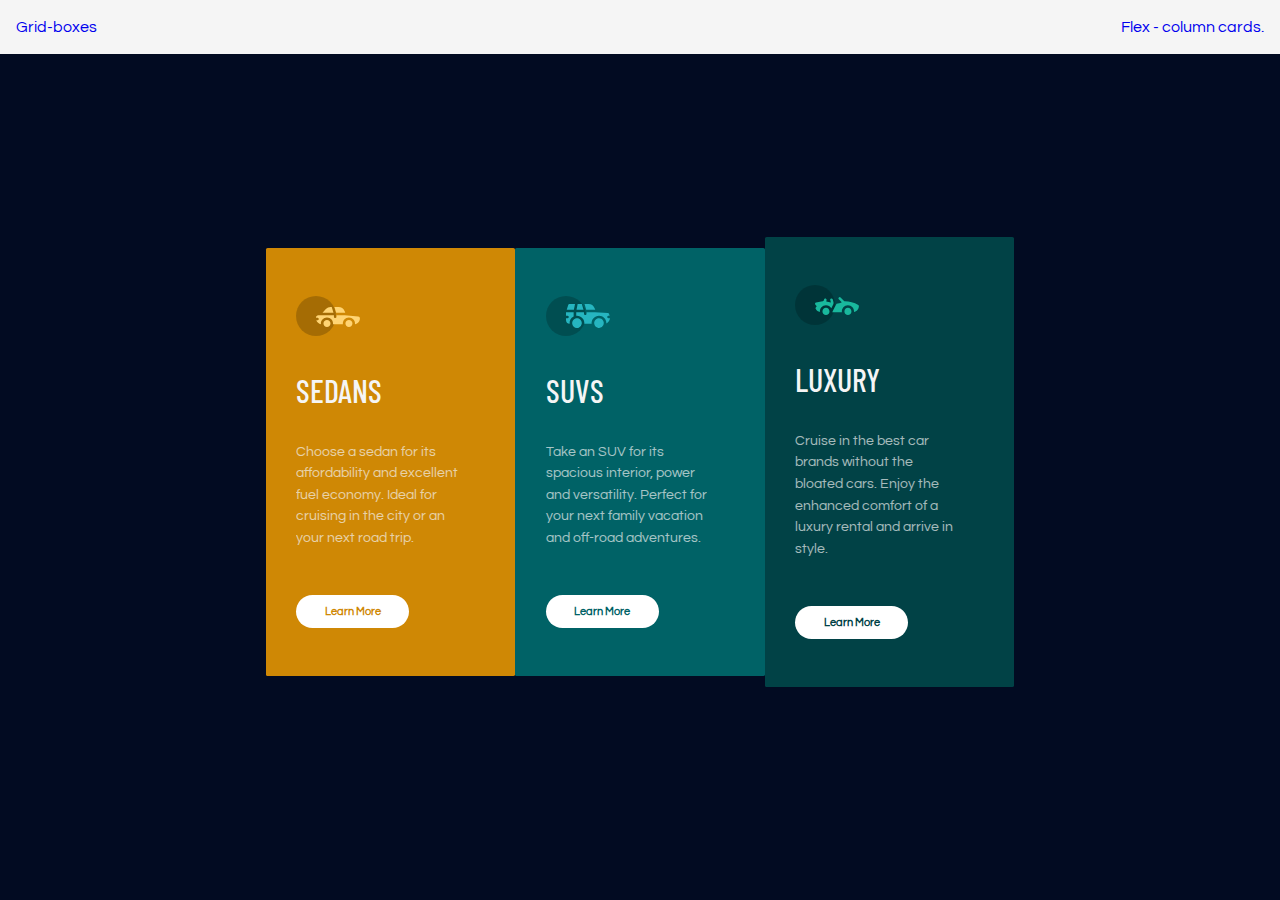
<file: index.html>
<!DOCTYPE html>
<html lang="en">
<head>
    <meta charset="UTF-8">
    <meta http-equiv="X-UA-Compatible" content="IE=edge">
    <meta name="viewport" content="width=device-width, initial-scale=1.0">
    <link rel="stylesheet" href="styles.css">
    <link rel="shortcut icon" href="./favicon-32x32.png" type="image/svg">
    <title>Column cards.</title>
</head>
<body>
    <div class="container">

        <header>
            <div class="home">
                <a href="grid.html">Grid-boxes</a>
            </div>
    
            <div class="flexes">
                <a href="index.html">Flex - column cards.</a>
            </div>
           </header> 

        <div class="flex-container">
            <div class="sedans card">
                <div class="card-icon">
                    <img src="./icon-sedans.svg" alt="">
                </div>
                <div class="card-title">
                    <h2>SEDANS</h2>
                </div>
                <div class="card-content">
                    <p>Choose a sedan for its affordability and excellent fuel economy. Ideal for cruising in the city or an your next road trip.
                    </p>
                </div>
                <button class="btn">
                    Learn More
                </button>
            </div>
        
            <div class="suvs card">
                <div class="card-icon">
                    <img src="./icon-suvs.svg" alt="">
                </div>
                <div class="card-title">
                    <h2>SUVS</h2>
                </div>
                <div class="card-content">
                    <p>Take an SUV for its spacious interior, power and versatility. Perfect for your next family vacation and off-road adventures.
                    </p>
                </div>
                <button class="btn">
                    Learn More
                </button>
            </div>
        
            <div class="luxury card">
                <div class="card-icon">
                    <img src="./icon-luxury.svg" alt="">
                </div>
                <div class="card-title">
                    <h2>LUXURY</h2>
                </div>
                <div class="card-content">
                    <p>
                        Cruise in the best car brands without the bloated cars. Enjoy the enhanced comfort of a luxury rental and arrive in style.  
                    </p>
                </div>
                <button class="btn">
                    Learn More
                </button>
            </div>
        </div>

    </div>
</body>
</html>
</file>
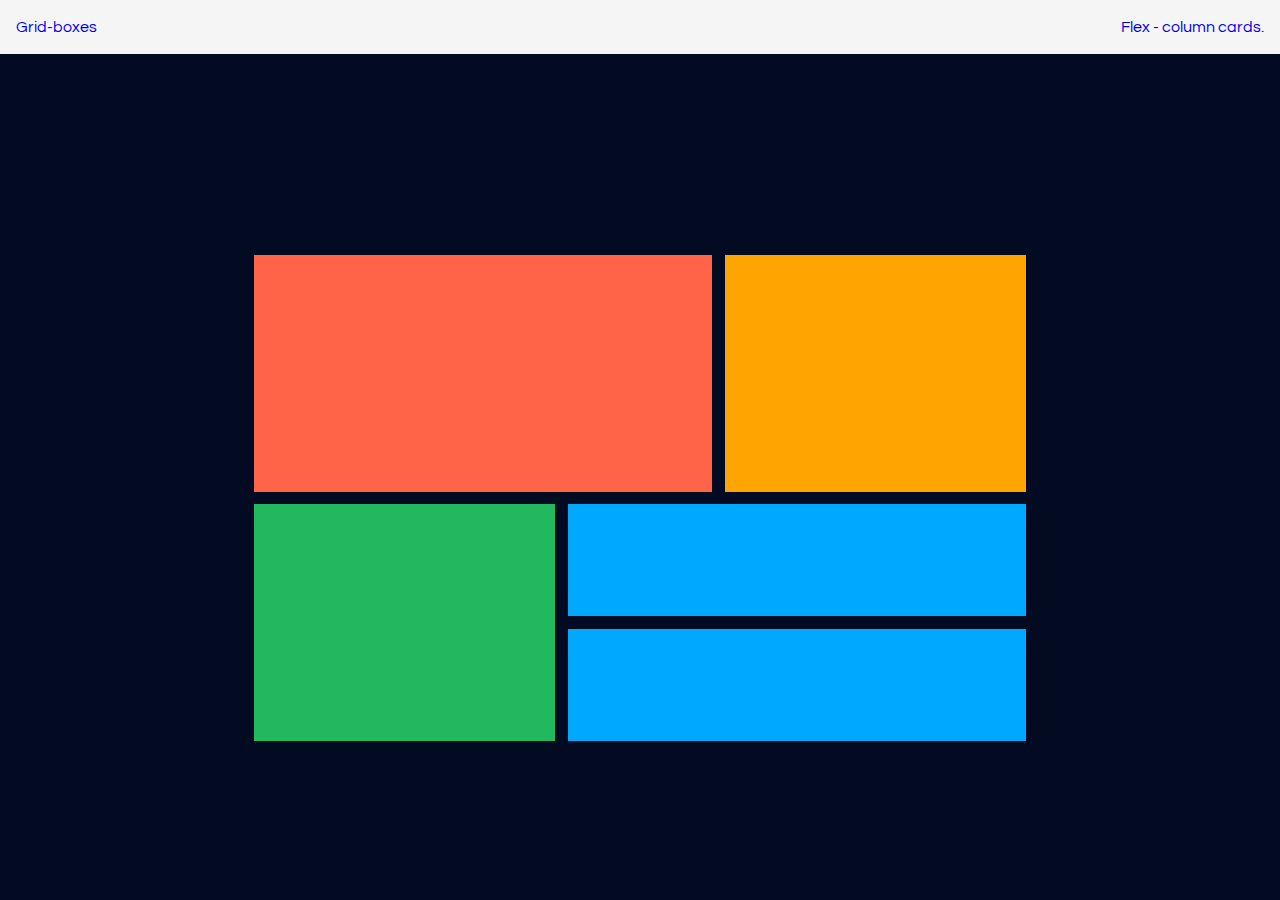
<file: grid.html>
<!DOCTYPE html>
<html lang="en">
<head>
    <meta charset="UTF-8">
    <meta http-equiv="X-UA-Compatible" content="IE=edge">
    <meta name="viewport" content="width=device-width, initial-scale=1.0">
    <link rel="stylesheet" href="./styles.css">
    <title>Grid practice.</title>
</head>
<body>
    <div class="container">

       <header>
        <div class="home">
            <a href="grid.html">Grid-boxes</a>
        </div>

        <div class="flexes">
            <a href="./index.html">Flex - column cards.</a>
        </div>
       </header> 

        <div class="grid">
            <!--<div class="header">Header</div>-->
            <div class="item tomato-box"></div>
            <div class="item orange-box"></div>
            <div class="item green-box"></div>
            <div class="item blue-box"></div>
            <div class="item blue-box"></div>
        </div>
    </div>
</body>
</html>
</file>
<file: styles.css>
@import url('https://fonts.googleapis.com/css2?family=Akshar:wght@300;400;500;600;700&family=Barlow+Condensed:wght@100;200;400;500&family=DM+Sans:wght@400;500;700&family=Lora:wght@400;500;600;700&family=Merriweather+Sans:wght@300;400;500;600;700;800&family=Nunito+Sans:ital,wght@0,200;0,400;0,600;0,700;0,800;1,300;1,400&family=Poppins:wght@100;200;300;400;600&family=Questrial&family=Roboto:wght@100;300;400;500;700&family=Rubik:wght@300;400;600&display=swap');
*{
    margin: 0;
    padding: 0;
    box-sizing: border-box;
    text-decoration: none;
    list-style: none;
    font-family: 'Questrial', sans-serif;
}

a:hover{
    text-decoration: underline;
}

a:visited{
    color: #333;
}

.container{
    width: min(100%, 100vw);
    min-height: 100vh;
    height: 100%;
    background-color: #020b22;
    padding: 1rem;
    display: flex;
    justify-content: center;
    align-items: center;
}

header{
    display: flex;
    justify-content: space-between;
    padding: 1.2rem 1rem;
    position: absolute;
    width: 100%;
    top: 0;
    right: 0;
    left: 0;
    background: #f5f5f5;
}    

/* GRIDBOXES. */
.grid{
    margin: 6rem 0 0;
    padding: 1rem;
    display: grid;
    grid-template-columns: repeat(5, 9rem);
    grid-template-rows: repeat(4, 7rem);
    gap: .8rem;
}

.item{
    width: 100%;
}

.header{
    width: 100%;
    padding: 1rem;
    color: #fff;
    text-align: center;
    grid-column: 1/span 1;
}

.blue-box{
    background-color: #00a8ff;
    grid-column: 3/span 3;
}

.green-box{
    background-color: #21b860;
    grid-column: 1/span 2;
    grid-row: 3/span 2;
}

.tomato-box{
    background-color: #ff6348;
    grid-column: 1/span 3;
    grid-row: 1/span 2;
}

.orange-box{
    background-color: #ffa502;
    grid-column: 4/span 2;
    grid-row: 1/span 2;
}

/* FLEXBOXES */
.flex-container{
    display: flex;
    gap: 0;
    justify-content: center;
    align-items: center;
    margin: 1.5rem 0 0;
}

.card{
    height: max(65vh, 100%);
    padding: 3rem 1.9rem;
    border-radius: .1rem;
    display: flex;
    flex-direction: column;
    gap: 2rem;
    color: #f5f5f5;
    width: 20%;
}

.card .card-title h2{
    font-family: 'Barlow Condensed', sans-serif;
    font-weight: 500;
    font-size: 2rem;
}

.card p{
    line-height: 1.35rem;
    font-size: .9rem;
    width: 88.7%;
    opacity: .68;
}

.btn{
    background: #ffffff;
    padding: .7rem 1.2rem;
    border-radius: 1.5rem;
    width: min(60%, 140px);
    border: 0;
    cursor: pointer;
    margin: .9rem 0 0;
    font-size: .7rem;
    font-weight: 600;
}

.btn:hover{
    transition: all ease 0.4s;
    transform: translateY(-6px);
}

.sedans{
    background-color: #cf8805;
}

.suvs{
    background: #006266;
}

.luxury{
    background: #014246;
}

.suvs .btn{
    color: #006266;
}

.sedans .btn{
    color: #cf8805;
}

.luxury .btn{
    color: #014246;
}

@media screen and (max-width: 599px) {
    .flex-container{
        margin: 6rem 0 0;
        flex-direction: column;
        gap: 2rem;
    }

    .card{
        width: 68%;
    }
}
</file>
